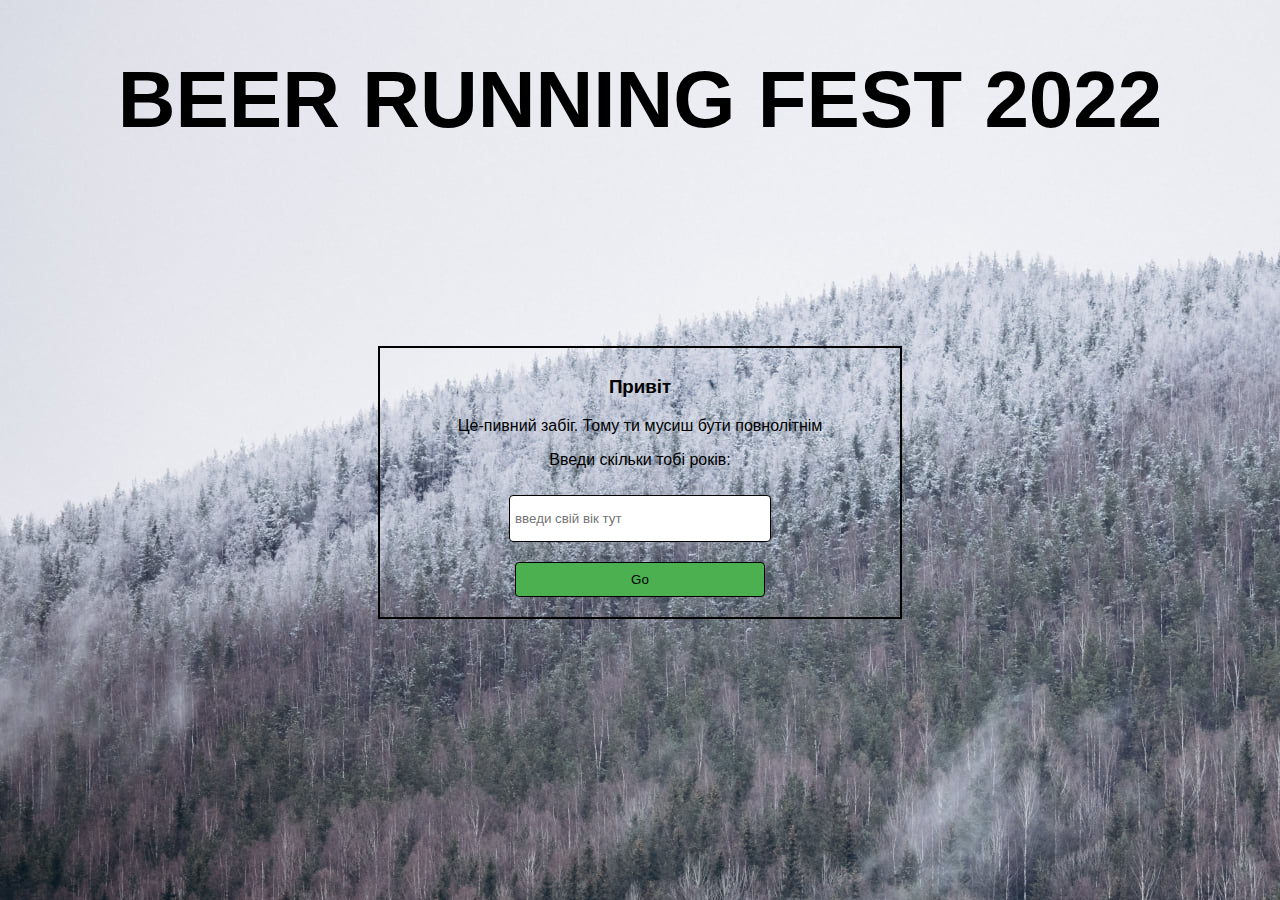
<file: index.html>
<!DOCTYPE html>
<html lang="en">
  <head>
    <title>Beer Running Fest 2022</title>
    <link rel="stylesheet" href="stil.css" />
  </head>
  <body>
    <div class="allOption">
      <div class="shapka">
        <h1>Beer Running Fest 2022</h1>
      </div>
      <div class="enterAge">
        <h3>Привіт</h3>
        <p>Це-пивний забіг. Тому ти мусиш бути повнолітнім</p>
        <p>Введи скільки тобі років:</p>
        <form action="main.html">
          <input type="text" placeholder="введи свій вік тут" />
          <input type="submit" value="Go" id="goButton" class="goButton" />
        </form>
      </div>
    </div>
  </body>
</html>
</file>
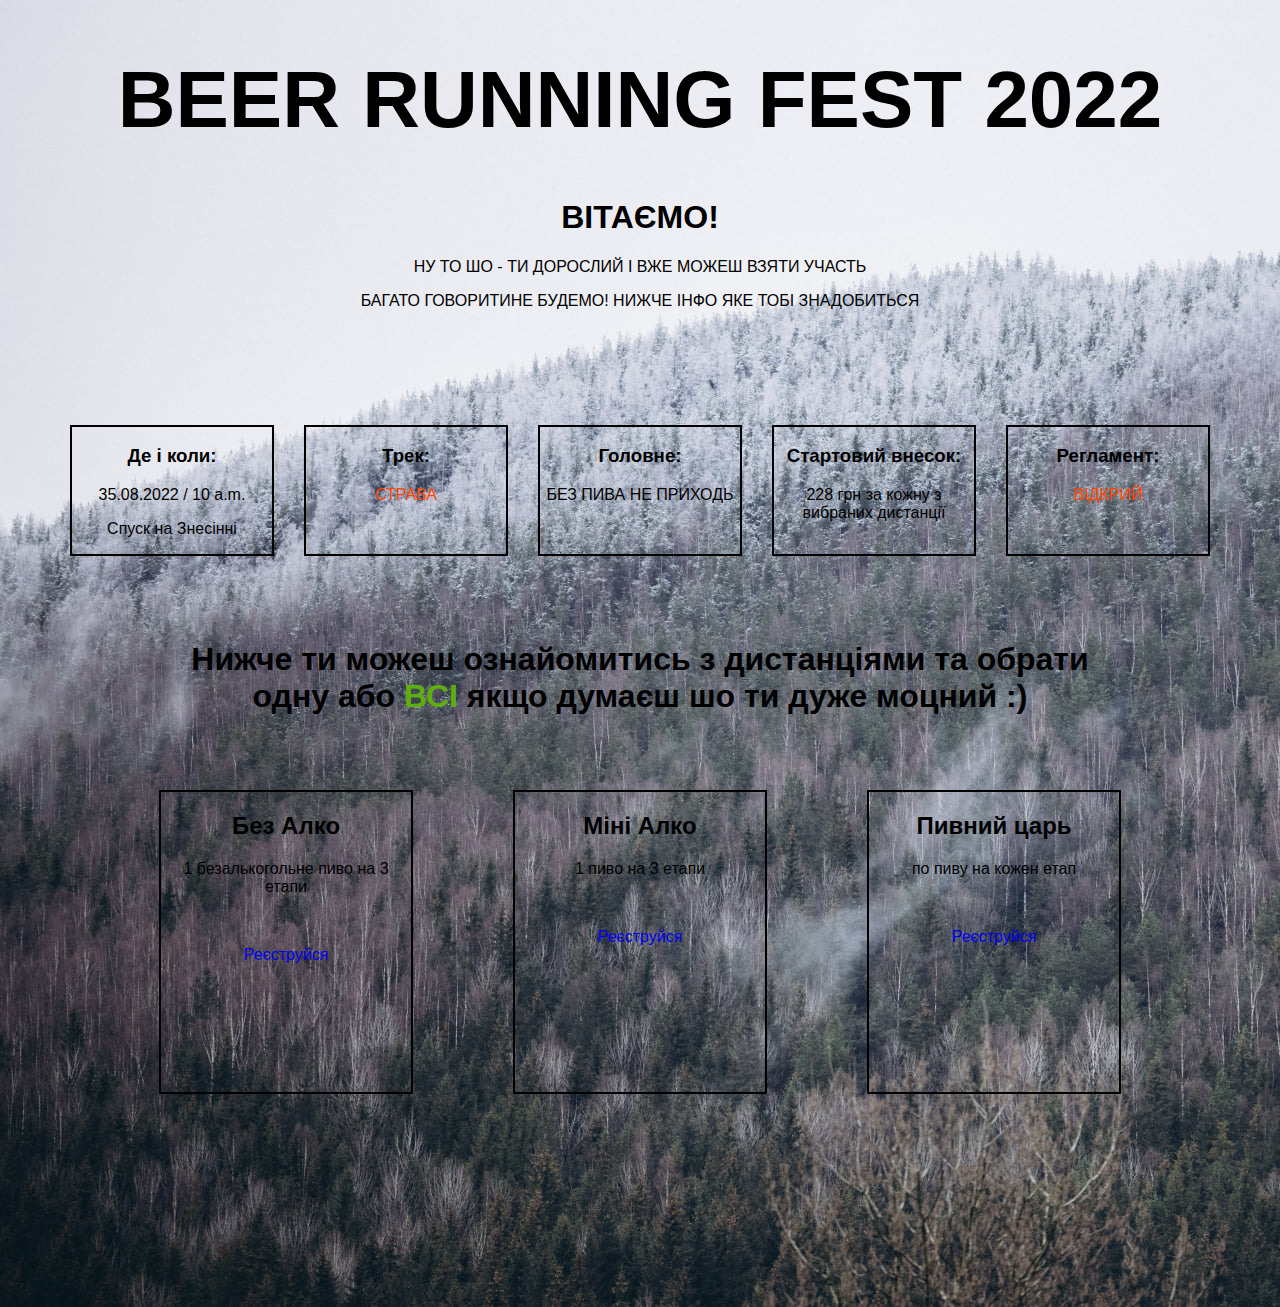
<file: main.html>
<!DOCTYPE html>
<html lang="en">
  <head>
    <title>Beer Running Fest 2022</title>
    <link rel="stylesheet" href="stil.css" />
  </head>
  <body>
    <div class="allOption">
      <div class="shapka">
        <h1>Beer Running Fest 2022</h1>
      </div>
      <div class="pryvit">
        <h1>вітаємо!</h1>
        <p>ну то шо - ти дорослий і вже можеш взяти участь</p>
        <p>багато говоритине будемо! нижче інфо яке тобі знадобиться</p>
      </div>
      <div class="info">
        <div>
          <p><h3>Де і коли:</h3></p>
          <p>35.08.2022 / 10 a.m.</p>
          <p>Спуск на Знесінні</p>
        </div>
        <div>
          <p><h3>Трек:</h3></p>
          <p>
            <a class="trRg"
              href="https://www.strava.com/activities/5606962518"
              target="_blank"
              >Страва</a
            >
          </p>
        </div>
        <div>
          <p><h3>Головне:</h3></p>
          <p>БЕЗ ПИВА НЕ ПРИХОДЬ</p>
        </div>
        <div>
          <p><h3>Стартовий внесок:</h3></p>
          <p>228 грн за кожну з вибраних дистанції</p>
        </div>
       
        <div>
          <p><h3>Регламент:</h3></p>
          <p><a class="trRg" href="https://www.youtube.com/watch?v=dQw4w9WgXcQ" target="_blank">Відкрий</a></p> 
      </div>
    </div>
    <div class="mocniy"><h1>Нижче ти можеш ознайомитись з дистанціями та обрати одну або <strong>ВСІ</strong> якщо думаєш шо ти дуже моцний :)</h1></div>
      <div class="typeOf">
        <div><p><h2>Без Алко</h2></p>
           <p>1 безалькогольне пиво на 3 етапи</p>
          <p class="reg" ><a class="sis" href="register.html" target="_blank">Реєструйся</a></p>
        </div>
        <div><p><h2>Міні Алко</h2></p>
           <p>1 пиво на 3 етапи</p>
           <p class="reg"><a class="sis" href="register.html" target="_blank">Реєструйся</a></p>
        </div>
        <div><p><h2>Пивний царь</h2></p>
           <p>по пиву на кожен етап</p>
           <p class="reg"><a class="sis" href="register.html" target="_blank">Реєструйся</a></p>
        </div>
      </div>
          </div>
    </div>
  </body>
</html>
</file>
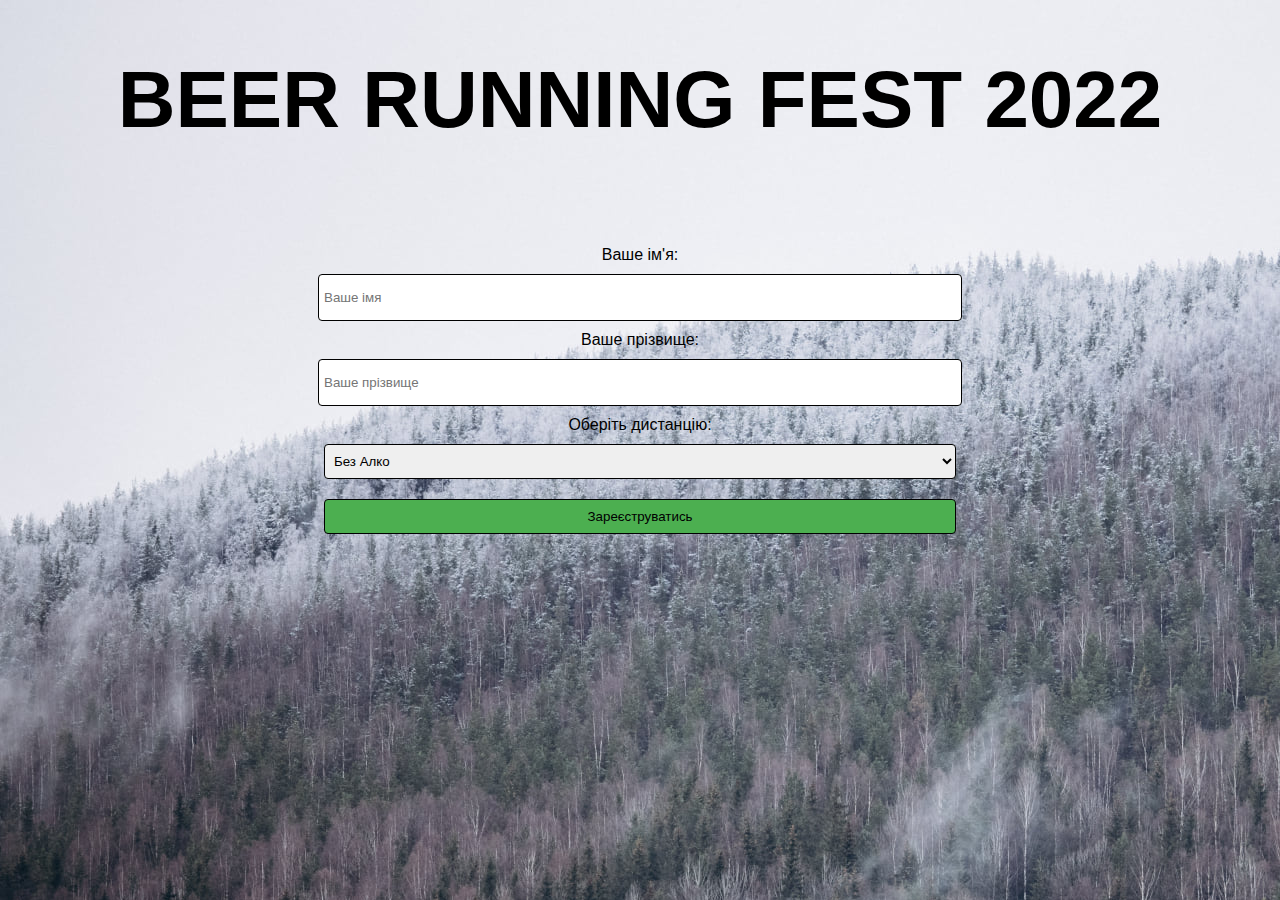
<file: register.html>
<!DOCTYPE html>
<html lang="en">
  <head>
    <title>Beer Running Fest 2022</title>
    <link rel="stylesheet" href="stil.css" />
  </head>
  <body>
    <div class="allOption">
      <div class="shapka">
        <h1>Beer Running Fest 2022</h1>
      </div>
    </div>
    <div class="fReg">
      <form action="">
        <label for="fName">Ваше ім'я:</label> <br />
        <input type="text" id="fName" placeholder="Ваше імя" class="fName" />
        <br />
        <label for="lName">Ваше прізвище:</label> <br />
        <input
          type="text"
          id="lName"
          placeholder="Ваше прізвище"
          class="lName"
        />
        <br />
        <label for="dystanse">Оберіть дистанцію:</label> <br />
        <select name="Оберіть дистанцію:" id="dystanse">
          <option value="Без Алко">Без Алко</option>
          <option value="Міні Алко">Міні Алко</option>
          <option value="Пивний царь">Пивний царь</option>
        </select>
        <br />
        <input type="submit" value="Зареєструватись" class="submit" />
      </form>
    </div>
  </body>
</html>
</file>
<file: stil.css>
body {
  background-image: url("gora.png");
  background-repeat: no-repeat;
  max-width: 100%;
  font-family: "Franklin Gothic Medium", "Arial Narrow", Arial, sans-serif;
  padding-bottom: 200px;
}

.shapka {
  text-align: center;
  font-family: "Franklin Gothic Medium", "Arial Narrow", Arial, sans-serif;
  font-size: 40px;
  color: black;
  text-transform: uppercase;
  position: static;
  top: 0px;
}
.enterAge {
  text-align: center;
  border: 2px solid;
  padding: 10px;
  width: 500px;
  margin-left: auto;
  margin-right: auto;
  margin-top: 200px;
}
.pryvit {
  text-transform: uppercase;
  text-align: center;
}
.info div {
  border: 2px solid;
  margin: 15px 15px;
  width: 200px;
}
.info div:hover {
  background-color: azure;
  opacity: 75%;
}

.info {
  text-align: center;
  display: flex;
  justify-content: center;
  margin-top: 100px;
}
.trRg {
  color: orangered;
  text-transform: uppercase;
}
.trRg:link {
  text-decoration: none;
}
.trRg:hover {
  font-size: 24px;
  font-weight: 700;
}
.mocniy {
  width: 75%;
  margin: 70px auto;
  text-align: center;
}
.typeOf {
  text-align: center;
  display: flex;
  justify-content: center;
}
.typeOf div {
  margin: 5px 50px;
  border: 2px solid;
  width: 250px;
  height: 300px;
}
strong {
  color: rgb(96, 174, 12);
}

.sis:link {
  text-decoration: none;
  padding: 5px 8px;
}
.sis:hover {
  text-decoration: none;
  padding: 5px 8px;
  background-color: azure;
  opacity: 75%;
  color: black;
}
.reg {
  margin: 50px 70px;
}
.fReg {
  text-align: center;
  width: 100%;
  margin-left: auto;
  margin-right: auto;
  margin-top: 100px;
}
input[type="text"],
select {
  width: 50%;
  height: 35px;
  padding: 5px;
  margin: 10px;
  border: 1px solid;
  border-radius: 4px;
}
input[type="submit"] {
  width: 50%;
  height: 35px;
  padding: 5px;
  margin: 10px;
  border: 1px solid;
  border-radius: 4px;
  background-color: #4caf50;
}
input[type="submit"]:hover {
  background-color: #45a049;
}
</file>
